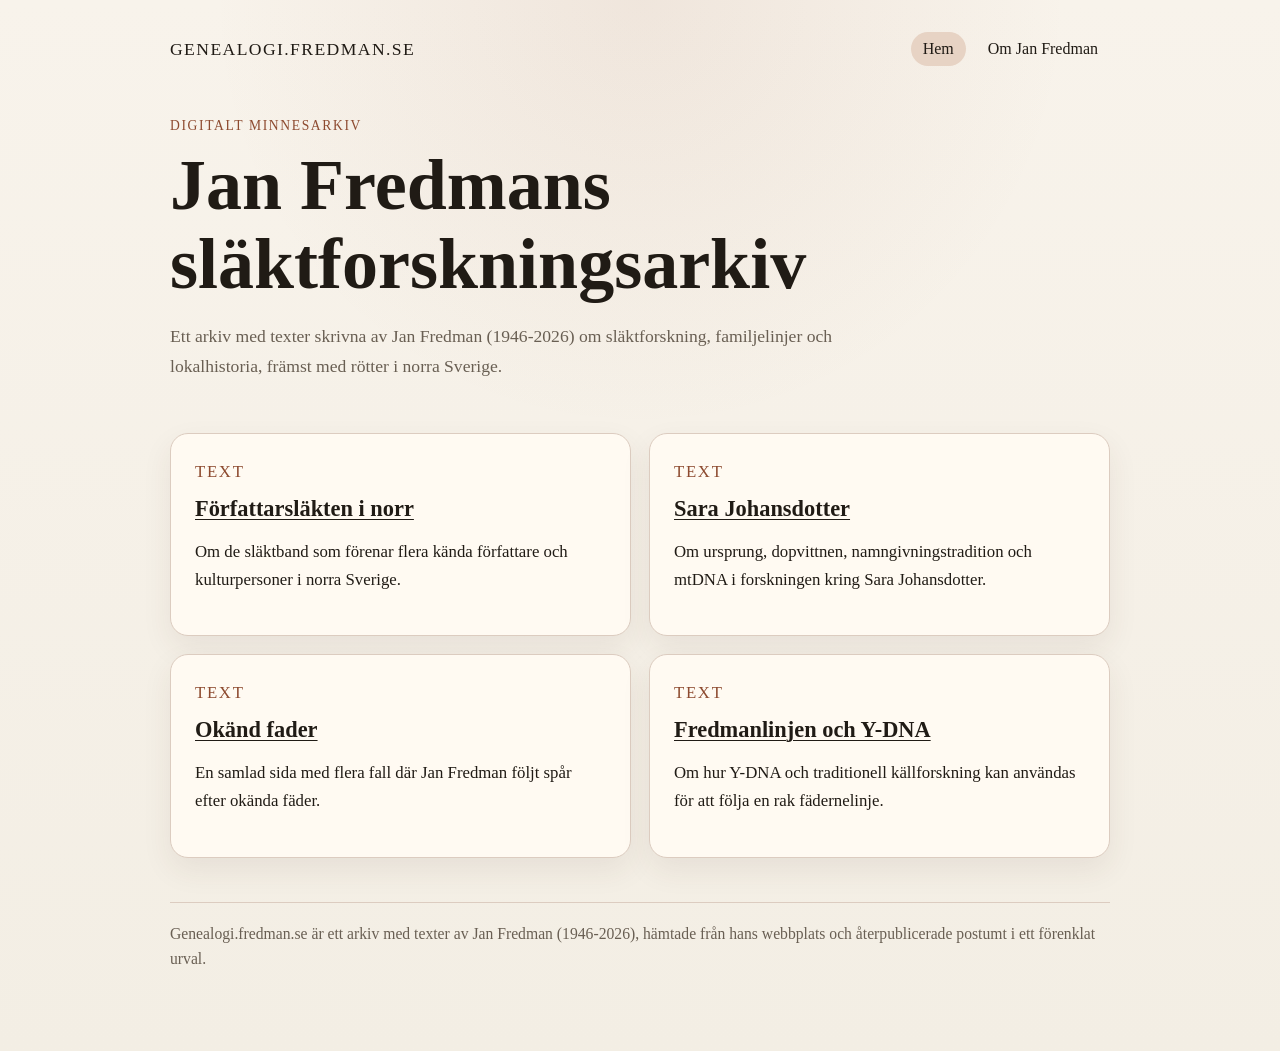
<file: docs/index.html>
<!doctype html>
<html lang="sv">
<head>
  <meta charset="utf-8">
  <meta name="viewport" content="width=device-width, initial-scale=1">
  <title>Jan Fredmans släktforskningsarkiv | genealogi.fredman.se</title>
  <meta name="description" content="Ett digitalt arkiv med Jan Fredmans texter om släktforskning, familjelinjer och lokalhistoria.">
  <link rel="canonical" href="https://genealogi.fredman.se/">
  <link rel="icon" type="image/png" sizes="32x32" href="favicon-32.png">
  <link rel="icon" type="image/png" sizes="16x16" href="favicon-16.png">
  <link rel="apple-touch-icon" sizes="180x180" href="apple-touch-icon.png">
  <link rel="icon" href="favicon.ico">
  <link rel="stylesheet" href="styles.css">
</head>
<body>
  <div class="page-shell">
    <header class="site-header">
      <a class="brand" href="index.html">genealogi.fredman.se</a>
      <nav class="site-nav" aria-label="Huvudmeny">
        <a href="index.html" aria-current="page">Hem</a>
        <a href="om-jan-fredman.html">Om Jan Fredman</a>
      </nav>
    </header>

    <main>
      <section class="hero">
        <p class="eyebrow">Digitalt minnesarkiv</p>
        <h1>Jan Fredmans släktforskningsarkiv</h1>
        <p class="intro">
          Ett arkiv med texter skrivna av Jan Fredman (1946-2026) om
          släktforskning, familjelinjer och lokalhistoria, främst med rötter i
          norra Sverige.
        </p>
      </section>

      <section class="section-block">
        <div class="grid">
          <article class="card">
            <p class="card-kicker">Text</p>
            <h3><a href="texter/forfattarslakten-i-norr.html">Författarsläkten i norr</a></h3>
            <p>
              Om de släktband som förenar flera kända författare och kulturpersoner i
              norra Sverige.
            </p>
          </article>
          <article class="card">
            <p class="card-kicker">Text</p>
            <h3><a href="texter/sara-johansdotter.html">Sara Johansdotter</a></h3>
            <p>
              Om ursprung, dopvittnen, namngivningstradition och mtDNA i forskningen
              kring Sara Johansdotter.
            </p>
          </article>
          <article class="card">
            <p class="card-kicker">Text</p>
            <h3><a href="texter/okand-fader.html">Okänd fader</a></h3>
            <p>
              En samlad sida med flera fall där Jan Fredman följt spår efter okända
              fäder.
            </p>
          </article>
          <article class="card">
            <p class="card-kicker">Text</p>
            <h3><a href="texter/fredmanlinjen-och-y-dna.html">Fredmanlinjen och Y-DNA</a></h3>
            <p>
              Om hur Y-DNA och traditionell källforskning kan användas för att följa en
              rak fädernelinje.
            </p>
          </article>
        </div>
      </section>
    </main>
    <footer class="site-footer">
      <p>Genealogi.fredman.se är ett arkiv med texter av Jan Fredman (1946-2026), hämtade från hans webbplats och återpublicerade postumt i ett förenklat urval.</p>
    </footer>
  </div>
</body>
</html>
</file>
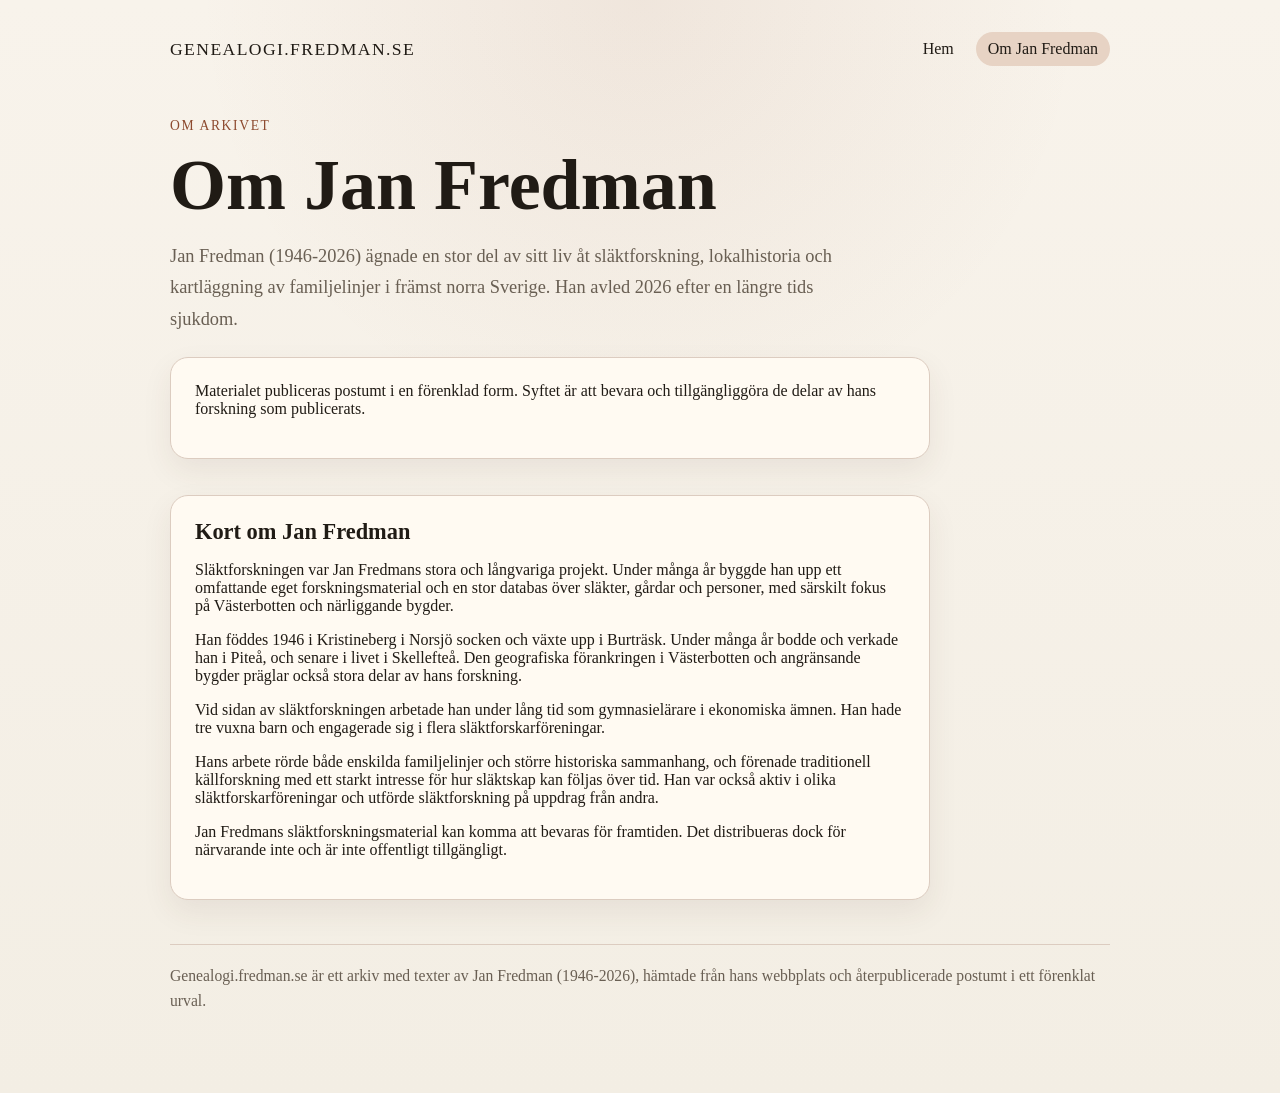
<file: docs/om-jan-fredman.html>
<!doctype html>
<html lang="sv">
<head>
  <meta charset="utf-8">
  <meta name="viewport" content="width=device-width, initial-scale=1">
  <title>Om Jan Fredman | genealogi.fredman.se</title>
  <meta name="description" content="Kort information om Jan Fredman och det digitala arkivet efter hans släktforskning.">
  <link rel="canonical" href="https://genealogi.fredman.se/om-jan-fredman.html">
  <link rel="icon" type="image/png" sizes="32x32" href="favicon-32.png">
  <link rel="icon" type="image/png" sizes="16x16" href="favicon-16.png">
  <link rel="apple-touch-icon" sizes="180x180" href="apple-touch-icon.png">
  <link rel="icon" href="favicon.ico">
  <link rel="stylesheet" href="styles.css">
</head>
<body>
  <div class="page-shell">
    <header class="site-header">
      <a class="brand" href="index.html">genealogi.fredman.se</a>
      <nav class="site-nav" aria-label="Huvudmeny">
        <a href="index.html">Hem</a>
        <a href="om-jan-fredman.html" aria-current="page">Om Jan Fredman</a>
      </nav>
    </header>

    <main class="article-layout">
      <p class="eyebrow">Om arkivet</p>
      <h1>Om Jan Fredman</h1>
      <p class="lede">
        Jan Fredman (1946-2026) ägnade en stor del av sitt liv åt släktforskning,
        lokalhistoria och kartläggning av familjelinjer i främst norra Sverige.
        Han avled 2026 efter en längre tids sjukdom.
      </p>

      <div class="notice">
        <p>
          Materialet publiceras postumt i en förenklad form. Syftet är att bevara
          och tillgängliggöra de delar av hans forskning som publicerats.
        </p>
      </div>

      <section class="article-section">
        <h2>Kort om Jan Fredman</h2>
        <p>
          Släktforskningen var Jan Fredmans stora och långvariga projekt. Under många
          år byggde han upp ett omfattande eget forskningsmaterial och en stor databas
          över släkter, gårdar och personer, med särskilt fokus på Västerbotten och
          närliggande bygder.
        </p>
        <p>
          Han föddes 1946 i Kristineberg i Norsjö socken och växte upp i Burträsk.
          Under många år bodde och verkade han i Piteå, och senare i livet i
          Skellefteå. Den geografiska förankringen i Västerbotten och angränsande
          bygder präglar också stora delar av hans forskning.
        </p>
        <p>
          Vid sidan av släktforskningen arbetade han under lång tid som
          gymnasielärare i ekonomiska ämnen. Han hade tre vuxna barn och engagerade sig i flera
          släktforskarföreningar.
        </p>
        <p>
          Hans arbete rörde både enskilda familjelinjer och större historiska
          sammanhang, och förenade traditionell källforskning med ett starkt intresse
          för hur släktskap kan följas över tid. Han var också aktiv i olika
          släktforskarföreningar och utförde släktforskning på uppdrag från andra.
        </p>
        <p>
          Jan Fredmans släktforskningsmaterial kan komma att bevaras för framtiden.
          Det distribueras dock för närvarande inte och är inte offentligt
          tillgängligt.
        </p>
      </section>

    </main>
    <footer class="site-footer">
      <p>Genealogi.fredman.se är ett arkiv med texter av Jan Fredman (1946-2026), hämtade från hans webbplats och återpublicerade postumt i ett förenklat urval.</p>
    </footer>
  </div>
</body>
</html>
</file>
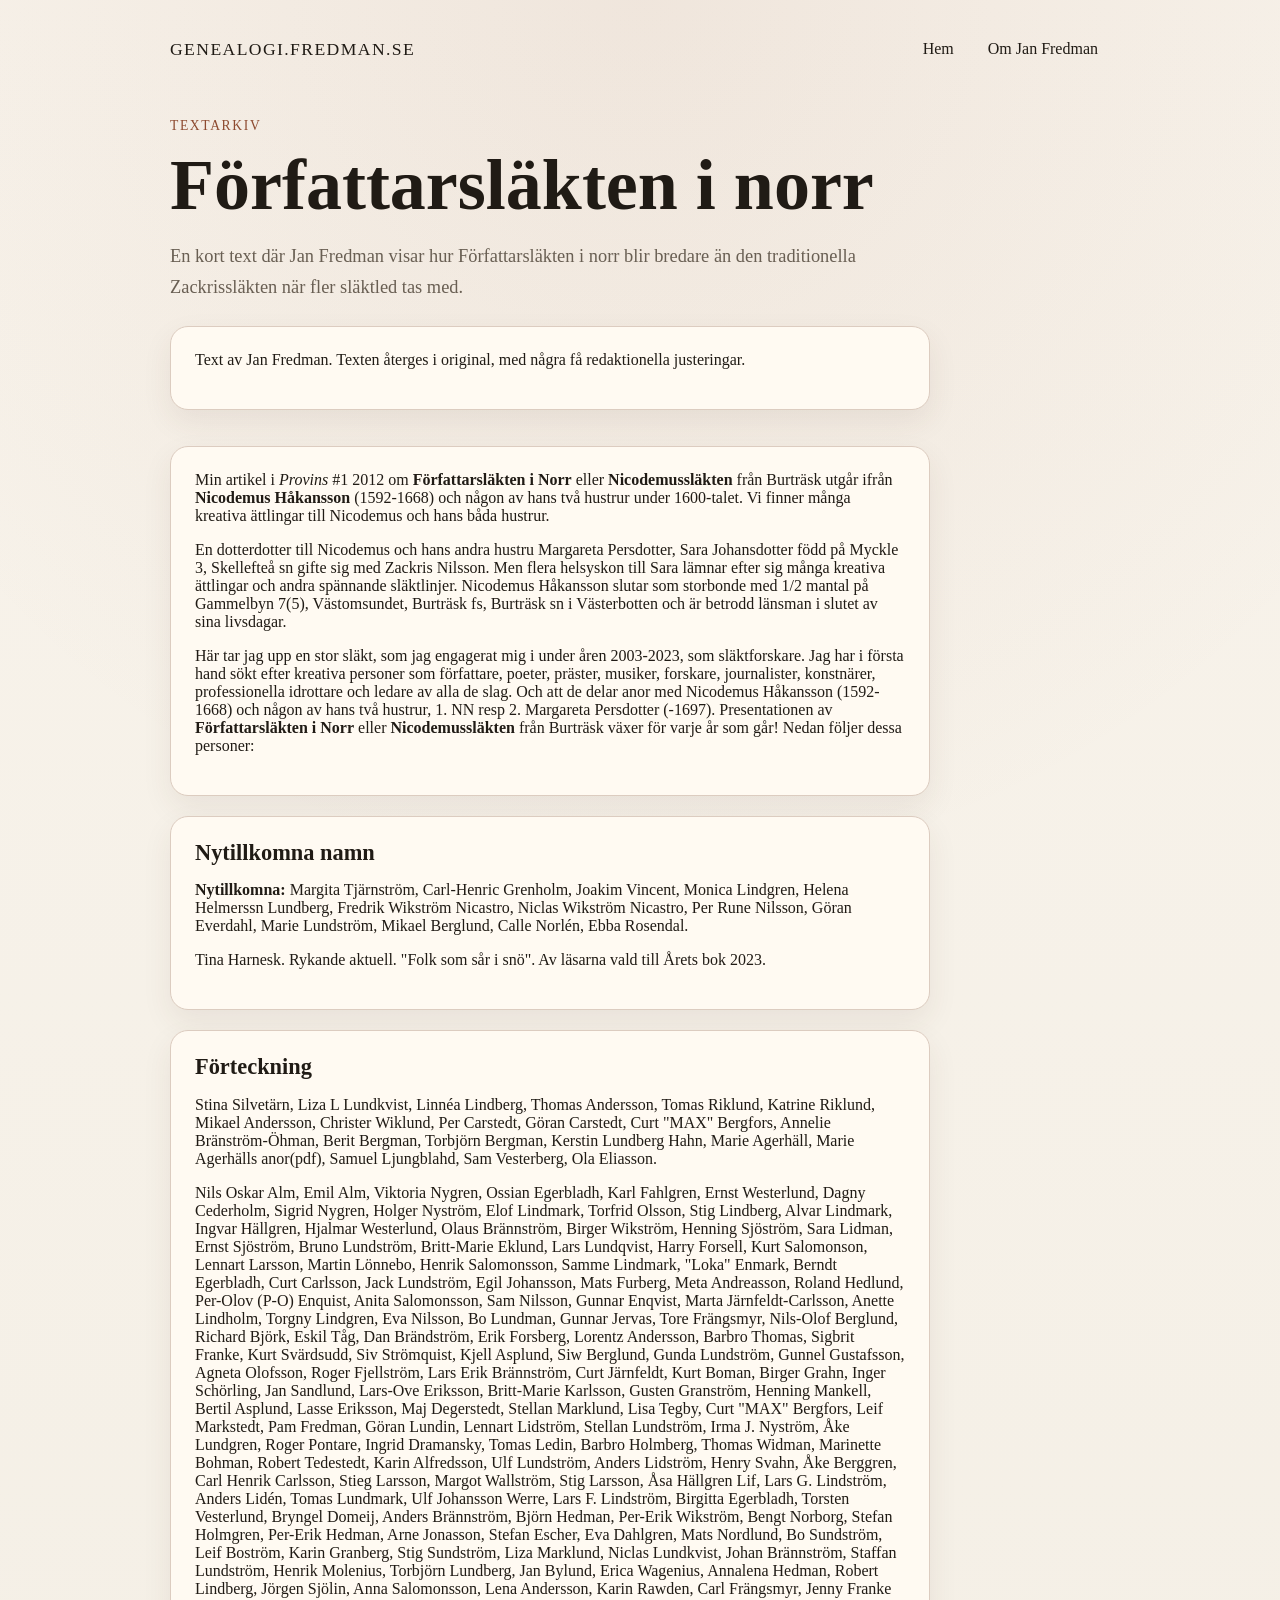
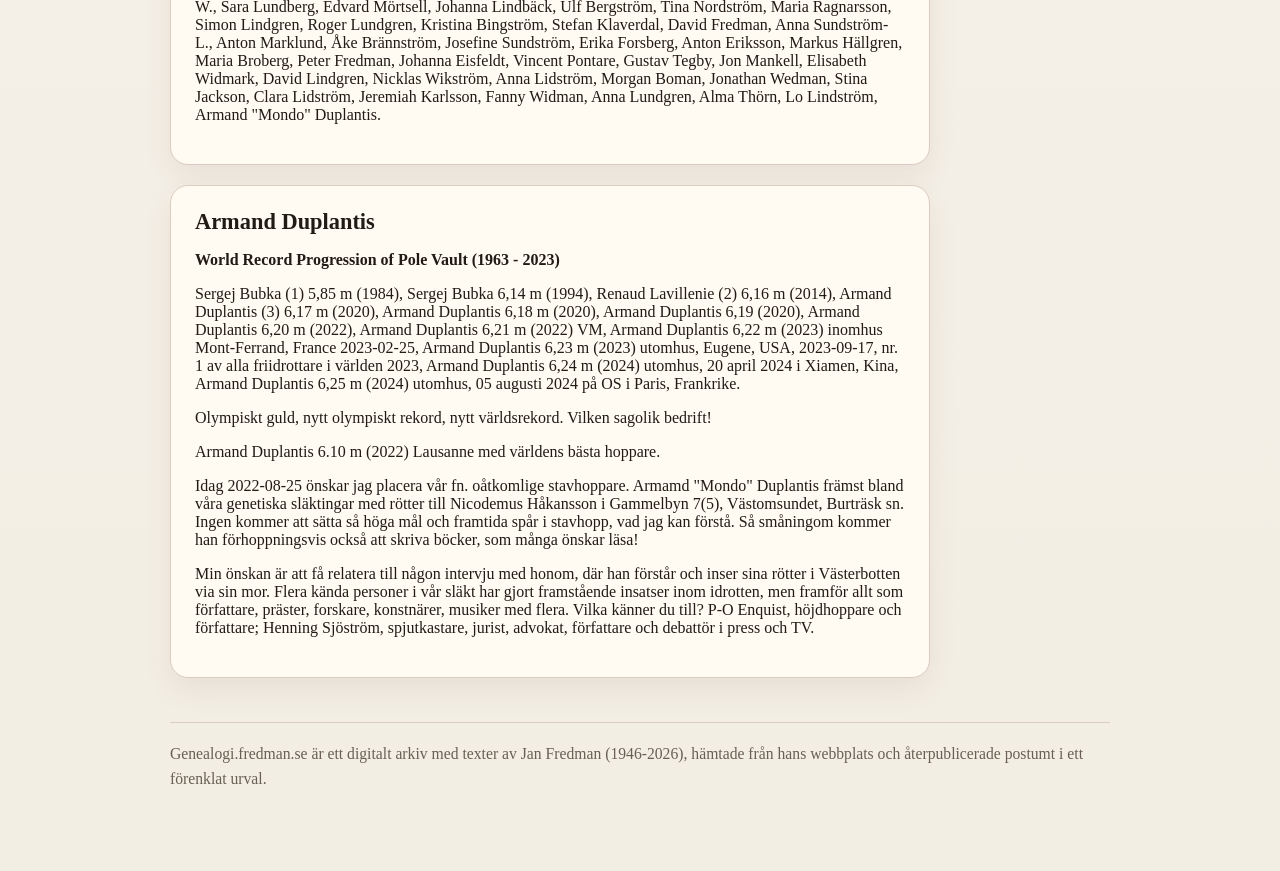
<file: docs/texter/forfattarslakten-i-norr.html>
<!doctype html>
<html lang="sv">
<head>
  <meta charset="utf-8">
  <meta name="viewport" content="width=device-width, initial-scale=1">
  <title>Författarsläkten i norr | genealogi.fredman.se</title>
  <meta name="description" content="Jan Fredmans text om Författarsläkten i norr och de släktband som knyter samman flera kända författare och kulturpersoner.">
  <link rel="canonical" href="https://genealogi.fredman.se/texter/forfattarslakten-i-norr.html">
  <link rel="icon" type="image/png" sizes="32x32" href="../favicon-32.png">
  <link rel="icon" type="image/png" sizes="16x16" href="../favicon-16.png">
  <link rel="apple-touch-icon" sizes="180x180" href="../apple-touch-icon.png">
  <link rel="icon" href="../favicon.ico">
  <link rel="stylesheet" href="../styles.css">
</head>
<body>
  <div class="page-shell">
    <header class="site-header">
      <a class="brand" href="../index.html">genealogi.fredman.se</a>
      <nav class="site-nav" aria-label="Huvudmeny">
        <a href="../index.html">Hem</a>
        <a href="../om-jan-fredman.html">Om Jan Fredman</a>
      </nav>
    </header>

    <main class="article-layout">
      <p class="eyebrow">Textarkiv</p>
      <h1>Författarsläkten i norr</h1>
      <p class="lede">
        En kort text där Jan Fredman visar hur Författarsläkten i norr blir bredare
        än den traditionella Zackrissläkten när fler släktled tas med.
      </p>

      <div class="notice">
        <p>
          Text av Jan Fredman. Texten återges i original, med några få redaktionella
          justeringar.
        </p>
      </div>

      <section class="article-section">
        <p>
          Min artikel i <em>Provins</em> #1 2012 om <strong>Författarsläkten i Norr</strong>
          eller <strong>Nicodemussläkten</strong> från Burträsk utgår ifrån
          <strong>Nicodemus Håkansson</strong> (1592-1668) och någon av hans två
          hustrur under 1600-talet. Vi finner många kreativa ättlingar till
          Nicodemus och hans båda hustrur.
        </p>
        <p>
          En dotterdotter till Nicodemus och hans andra hustru Margareta Persdotter,
          Sara Johansdotter född på Myckle 3, Skellefteå sn gifte sig med Zackris
          Nilsson. Men flera helsyskon till Sara lämnar efter sig många kreativa
          ättlingar och andra spännande släktlinjer. Nicodemus Håkansson slutar som
          storbonde med 1/2 mantal på Gammelbyn 7(5), Västomsundet, Burträsk fs,
          Burträsk sn i Västerbotten och är betrodd länsman i slutet av sina
          livsdagar.
        </p>
        <p>
          Här tar jag upp en stor släkt, som jag engagerat mig i under åren 2003-2023,
          som släktforskare. Jag har i första hand sökt efter kreativa personer som
          författare, poeter, präster, musiker, forskare, journalister, konstnärer,
          professionella idrottare och ledare av alla de slag. Och att de delar anor
          med Nicodemus Håkansson (1592-1668) och någon av hans två hustrur, 1. NN
          resp 2. Margareta Persdotter (-1697). Presentationen av
          <strong>Författarsläkten i Norr</strong> eller <strong>Nicodemussläkten</strong>
          från Burträsk växer för varje år som går! Nedan följer dessa personer:
        </p>
      </section>

      <section class="article-section">
        <h2>Nytillkomna namn</h2>
        <p>
          <strong>Nytillkomna:</strong> Margita Tjärnström, Carl-Henric Grenholm,
          Joakim Vincent, Monica Lindgren, Helena Helmerssn Lundberg, Fredrik
          Wikström Nicastro, Niclas Wikström Nicastro, Per Rune Nilsson, Göran
          Everdahl, Marie Lundström, Mikael Berglund, Calle Norlén, Ebba Rosendal.
        </p>
        <p>
          Tina Harnesk. Rykande aktuell. "Folk som sår i snö". Av läsarna vald till
          Årets bok 2023.
        </p>
      </section>

      <section class="article-section">
        <h2>Förteckning</h2>
        <p>
          Stina Silvetärn, Liza L Lundkvist, Linnéa Lindberg, Thomas Andersson, Tomas
          Riklund, Katrine Riklund, Mikael Andersson, Christer Wiklund, Per Carstedt,
          Göran Carstedt, Curt "MAX" Bergfors, Annelie Bränström-Öhman, Berit
          Bergman, Torbjörn Bergman, Kerstin Lundberg Hahn, Marie Agerhäll, Marie
          Agerhälls anor(pdf), Samuel Ljungblahd, Sam Vesterberg, Ola Eliasson.
        </p>
        <p>
          Nils Oskar Alm, Emil Alm, Viktoria Nygren, Ossian Egerbladh, Karl Fahlgren,
          Ernst Westerlund, Dagny Cederholm, Sigrid Nygren, Holger Nyström, Elof
          Lindmark, Torfrid Olsson, Stig Lindberg, Alvar Lindmark, Ingvar Hällgren,
          Hjalmar Westerlund, Olaus Brännström, Birger Wikström, Henning Sjöström,
          Sara Lidman, Ernst Sjöström, Bruno Lundström, Britt-Marie Eklund, Lars
          Lundqvist, Harry Forsell, Kurt Salomonson, Lennart Larsson, Martin Lönnebo,
          Henrik Salomonsson, Samme Lindmark, "Loka" Enmark, Berndt Egerbladh, Curt
          Carlsson, Jack Lundström, Egil Johansson, Mats Furberg, Meta Andreasson,
          Roland Hedlund, Per-Olov (P-O) Enquist, Anita Salomonsson, Sam Nilsson,
          Gunnar Enqvist, Marta Järnfeldt-Carlsson, Anette Lindholm, Torgny Lindgren,
          Eva Nilsson, Bo Lundman, Gunnar Jervas, Tore Frängsmyr, Nils-Olof Berglund,
          Richard Björk, Eskil Tåg, Dan Brändström, Erik Forsberg, Lorentz Andersson,
          Barbro Thomas, Sigbrit Franke, Kurt Svärdsudd, Siv Strömquist, Kjell
          Asplund, Siw Berglund, Gunda Lundström, Gunnel Gustafsson, Agneta Olofsson,
          Roger Fjellström, Lars Erik Brännström, Curt Järnfeldt, Kurt Boman, Birger
          Grahn, Inger Schörling, Jan Sandlund, Lars-Ove Eriksson, Britt-Marie
          Karlsson, Gusten Granström, Henning Mankell, Bertil Asplund, Lasse
          Eriksson, Maj Degerstedt, Stellan Marklund, Lisa Tegby, Curt "MAX"
          Bergfors, Leif Markstedt, Pam Fredman, Göran Lundin, Lennart Lidström,
          Stellan Lundström, Irma J. Nyström, Åke Lundgren, Roger Pontare, Ingrid
          Dramansky, Tomas Ledin, Barbro Holmberg, Thomas Widman, Marinette Bohman,
          Robert Tedestedt, Karin Alfredsson, Ulf Lundström, Anders Lidström, Henry
          Svahn, Åke Berggren, Carl Henrik Carlsson, Stieg Larsson, Margot Wallström,
          Stig Larsson, Åsa Hällgren Lif, Lars G. Lindström, Anders Lidén, Tomas
          Lundmark, Ulf Johansson Werre, Lars F. Lindström, Birgitta Egerbladh,
          Torsten Vesterlund, Bryngel Domeij, Anders Brännström, Björn Hedman,
          Per-Erik Wikström, Bengt Norborg, Stefan Holmgren, Per-Erik Hedman, Arne
          Jonasson, Stefan Escher, Eva Dahlgren, Mats Nordlund, Bo Sundström, Leif
          Boström, Karin Granberg, Stig Sundström, Liza Marklund, Niclas Lundkvist,
          Johan Brännström, Staffan Lundström, Henrik Molenius, Torbjörn Lundberg,
          Jan Bylund, Erica Wagenius, Annalena Hedman, Robert Lindberg, Jörgen
          Sjölin, Anna Salomonsson, Lena Andersson, Karin Rawden, Carl Frängsmyr,
          Jenny Franke W., Sara Lundberg, Edvard Mörtsell, Johanna Lindbäck, Ulf
          Bergström, Tina Nordström, Maria Ragnarsson, Simon Lindgren, Roger
          Lundgren, Kristina Bingström, Stefan Klaverdal, David Fredman,
          Anna Sundström-L., Anton Marklund, Åke Brännström, Josefine Sundström,
          Erika Forsberg, Anton Eriksson, Markus Hällgren, Maria Broberg, Peter
          Fredman, Johanna Eisfeldt, Vincent Pontare, Gustav Tegby, Jon Mankell,
          Elisabeth Widmark, David Lindgren, Nicklas Wikström, Anna Lidström, Morgan
          Boman, Jonathan Wedman, Stina Jackson, Clara Lidström, Jeremiah Karlsson,
          Fanny Widman, Anna Lundgren, Alma Thörn, Lo Lindström, Armand "Mondo"
          Duplantis.
        </p>
      </section>

      <section class="article-section">
        <h2>Armand Duplantis</h2>
        <p>
          <strong>World Record Progression of Pole Vault (1963 - 2023)</strong>
        </p>
        <p>
          Sergej Bubka (1) 5,85 m (1984), Sergej Bubka 6,14 m (1994), Renaud
          Lavillenie (2) 6,16 m (2014), Armand Duplantis (3) 6,17 m (2020), Armand
          Duplantis 6,18 m (2020), Armand Duplantis 6,19 (2020), Armand Duplantis
          6,20 m (2022), Armand Duplantis 6,21 m (2022) VM, Armand Duplantis
          6,22 m (2023) inomhus Mont-Ferrand, France 2023-02-25, Armand Duplantis
          6,23 m (2023) utomhus, Eugene, USA, 2023-09-17, nr. 1 av alla friidrottare
          i världen 2023, Armand Duplantis 6,24 m (2024) utomhus, 20 april 2024 i
          Xiamen, Kina, Armand Duplantis 6,25 m (2024) utomhus, 05 augusti 2024 på
          OS i Paris, Frankrike.
        </p>
        <p>Olympiskt guld, nytt olympiskt rekord, nytt världsrekord. Vilken sagolik bedrift!</p>
        <p>Armand Duplantis 6.10 m (2022) Lausanne med världens bästa hoppare.</p>
        <p>
          Idag 2022-08-25 önskar jag placera vår fn. oåtkomlige stavhoppare. Armamd
          "Mondo" Duplantis främst bland våra genetiska släktingar med rötter till
          Nicodemus Håkansson i Gammelbyn 7(5), Västomsundet, Burträsk sn. Ingen
          kommer att sätta så höga mål och framtida spår i stavhopp, vad jag kan
          förstå. Så småningom kommer han förhoppningsvis också att skriva böcker, som
          många önskar läsa!
        </p>
        <p>
          Min önskan är att få relatera till någon intervju med honom, där han förstår
          och inser sina rötter i Västerbotten via sin mor. Flera kända personer i vår
          släkt har gjort framstående insatser inom idrotten, men framför allt som
          författare, präster, forskare, konstnärer, musiker med flera. Vilka känner
          du till? P-O Enquist, höjdhoppare och författare; Henning Sjöström,
          spjutkastare, jurist, advokat, författare och debattör i press och TV.
        </p>
      </section>
    </main>
    <footer class="site-footer">
      <p>Genealogi.fredman.se är ett digitalt arkiv med texter av Jan Fredman (1946-2026), hämtade från hans webbplats och återpublicerade postumt i ett förenklat urval.</p>
    </footer>
  </div>
</body>
</html>
</file>
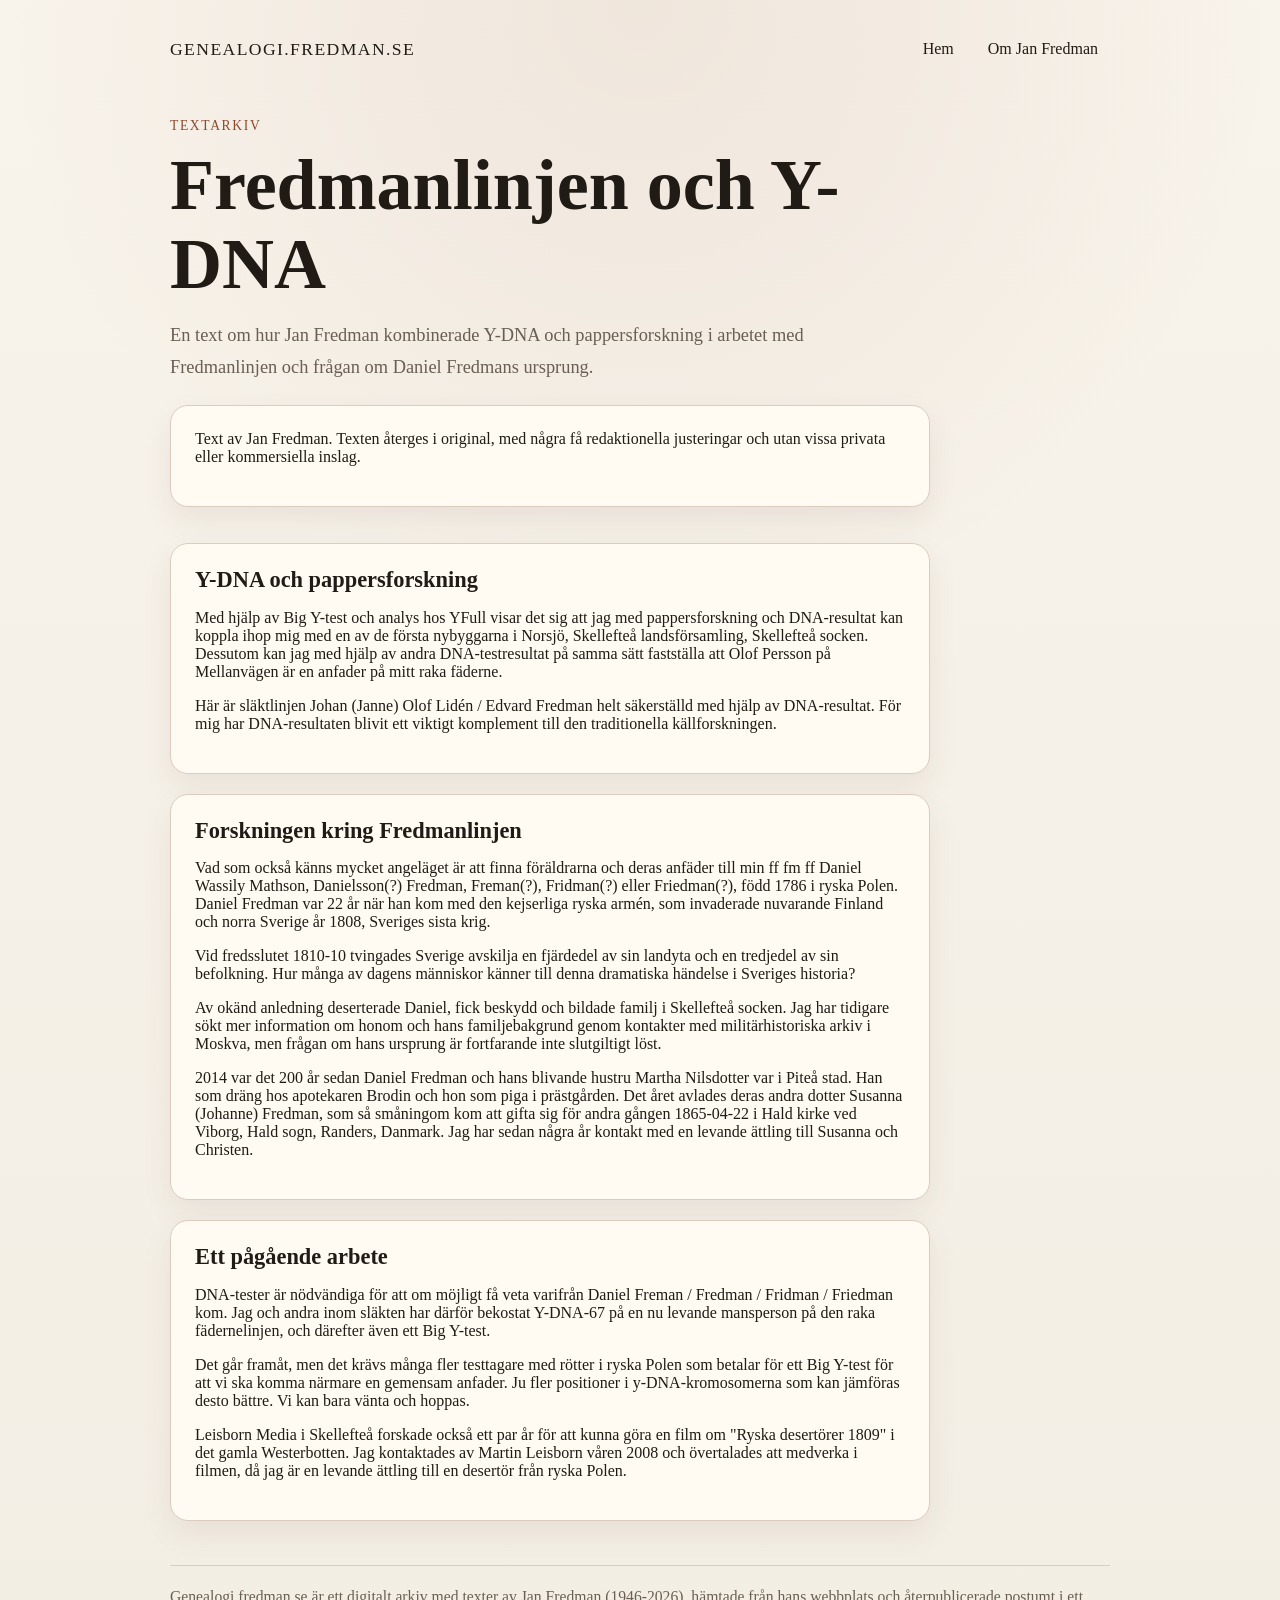
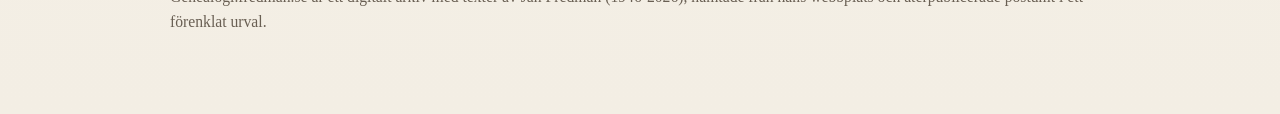
<file: docs/texter/fredmanlinjen-och-y-dna.html>
<!doctype html>
<html lang="sv">
<head>
  <meta charset="utf-8">
  <meta name="viewport" content="width=device-width, initial-scale=1">
  <title>Fredmanlinjen och Y-DNA | genealogi.fredman.se</title>
  <meta name="description" content="En arkiverad text av Jan Fredman om Y-DNA, fädernelinjer och forskningen kring Fredmanlinjen.">
  <link rel="canonical" href="https://genealogi.fredman.se/texter/fredmanlinjen-och-y-dna.html">
  <link rel="icon" type="image/png" sizes="32x32" href="../favicon-32.png">
  <link rel="icon" type="image/png" sizes="16x16" href="../favicon-16.png">
  <link rel="apple-touch-icon" sizes="180x180" href="../apple-touch-icon.png">
  <link rel="icon" href="../favicon.ico">
  <link rel="stylesheet" href="../styles.css">
</head>
<body>
  <div class="page-shell">
    <header class="site-header">
      <a class="brand" href="../index.html">genealogi.fredman.se</a>
      <nav class="site-nav" aria-label="Huvudmeny">
        <a href="../index.html">Hem</a>
        <a href="../om-jan-fredman.html">Om Jan Fredman</a>
      </nav>
    </header>

    <main class="article-layout">
      <p class="eyebrow">Textarkiv</p>
      <h1>Fredmanlinjen och Y-DNA</h1>
      <p class="lede">
        En text om hur Jan Fredman kombinerade Y-DNA och pappersforskning i arbetet
        med Fredmanlinjen och frågan om Daniel Fredmans ursprung.
      </p>

      <div class="notice">
        <p>
          Text av Jan Fredman. Texten återges i original, med några få redaktionella
          justeringar och utan vissa privata eller kommersiella inslag.
        </p>
      </div>

      <section class="article-section">
        <h2>Y-DNA och pappersforskning</h2>
        <p>
          Med hjälp av Big Y-test och analys hos YFull visar det sig att jag med
          pappersforskning och DNA-resultat kan koppla ihop mig med en av de första
          nybyggarna i Norsjö, Skellefteå landsförsamling, Skellefteå socken.
          Dessutom kan jag med hjälp av andra DNA-testresultat på samma sätt fastställa
          att Olof Persson på Mellanvägen är en anfader på mitt raka fäderne.
        </p>
        <p>
          Här är släktlinjen Johan (Janne) Olof Lidén / Edvard Fredman helt
          säkerställd med hjälp av DNA-resultat. För mig har DNA-resultaten blivit ett
          viktigt komplement till den traditionella källforskningen.
        </p>
      </section>

      <section class="article-section">
        <h2>Forskningen kring Fredmanlinjen</h2>
        <p>
          Vad som också känns mycket angeläget är att finna föräldrarna och deras
          anfäder till min ff fm ff Daniel Wassily Mathson, Danielsson(?) Fredman,
          Freman(?), Fridman(?) eller Friedman(?), född 1786 i ryska Polen. Daniel
          Fredman var 22 år när han kom med den kejserliga ryska armén, som invaderade
          nuvarande Finland och norra Sverige år 1808, Sveriges sista krig.
        </p>
        <p>
          Vid fredsslutet 1810-10 tvingades Sverige avskilja en fjärdedel av sin
          landyta och en tredjedel av sin befolkning. Hur många av dagens människor
          känner till denna dramatiska händelse i Sveriges historia?
        </p>
        <p>
          Av okänd anledning deserterade Daniel, fick beskydd och bildade familj i
          Skellefteå socken. Jag har tidigare sökt mer information om honom och hans
          familjebakgrund genom kontakter med militärhistoriska arkiv i Moskva, men
          frågan om hans ursprung är fortfarande inte slutgiltigt löst.
        </p>
        <p>
          2014 var det 200 år sedan Daniel Fredman och hans blivande hustru Martha
          Nilsdotter var i Piteå stad. Han som dräng hos apotekaren Brodin och hon som
          piga i prästgården. Det året avlades deras andra dotter Susanna (Johanne)
          Fredman, som så småningom kom att gifta sig för andra gången 1865-04-22 i
          Hald kirke ved Viborg, Hald sogn, Randers, Danmark. Jag har sedan några år
          kontakt med en levande ättling till Susanna och Christen.
        </p>
      </section>

      <section class="article-section">
        <h2>Ett pågående arbete</h2>
        <p>
          DNA-tester är nödvändiga för att om möjligt få veta varifrån Daniel Freman /
          Fredman / Fridman / Friedman kom. Jag och andra inom släkten har därför
          bekostat Y-DNA-67 på en nu levande mansperson på den raka fädernelinjen, och
          därefter även ett Big Y-test.
        </p>
        <p>
          Det går framåt, men det krävs många fler testtagare med rötter i ryska Polen
          som betalar för ett Big Y-test för att vi ska komma närmare en gemensam
          anfader. Ju fler positioner i y-DNA-kromosomerna som kan jämföras desto
          bättre. Vi kan bara vänta och hoppas.
        </p>
        <p>
          Leisborn Media i Skellefteå forskade också ett par år för att kunna göra en
          film om "Ryska desertörer 1809" i det gamla Westerbotten. Jag kontaktades av
          Martin Leisborn våren 2008 och övertalades att medverka i filmen, då jag är
          en levande ättling till en desertör från ryska Polen.
        </p>
      </section>
    </main>
    <footer class="site-footer">
      <p>Genealogi.fredman.se är ett digitalt arkiv med texter av Jan Fredman (1946-2026), hämtade från hans webbplats och återpublicerade postumt i ett förenklat urval.</p>
    </footer>
  </div>
</body>
</html>
</file>
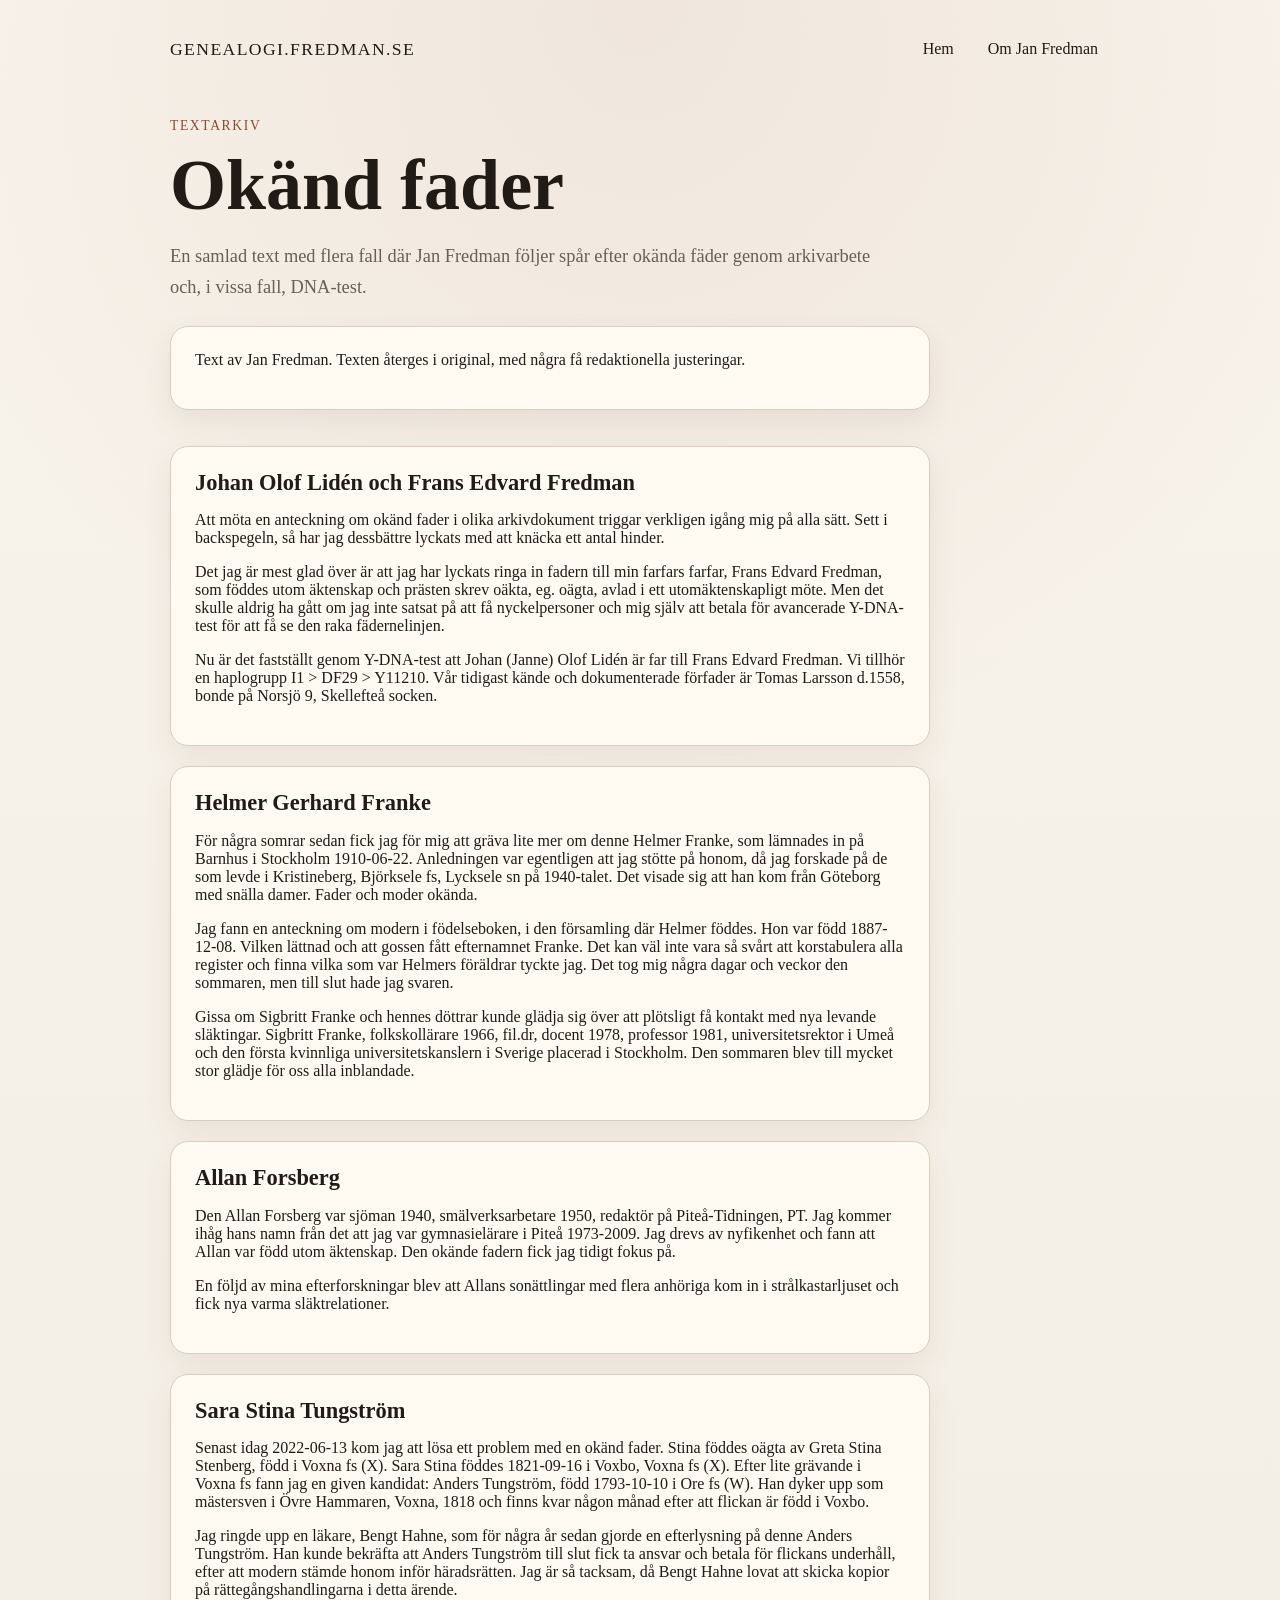
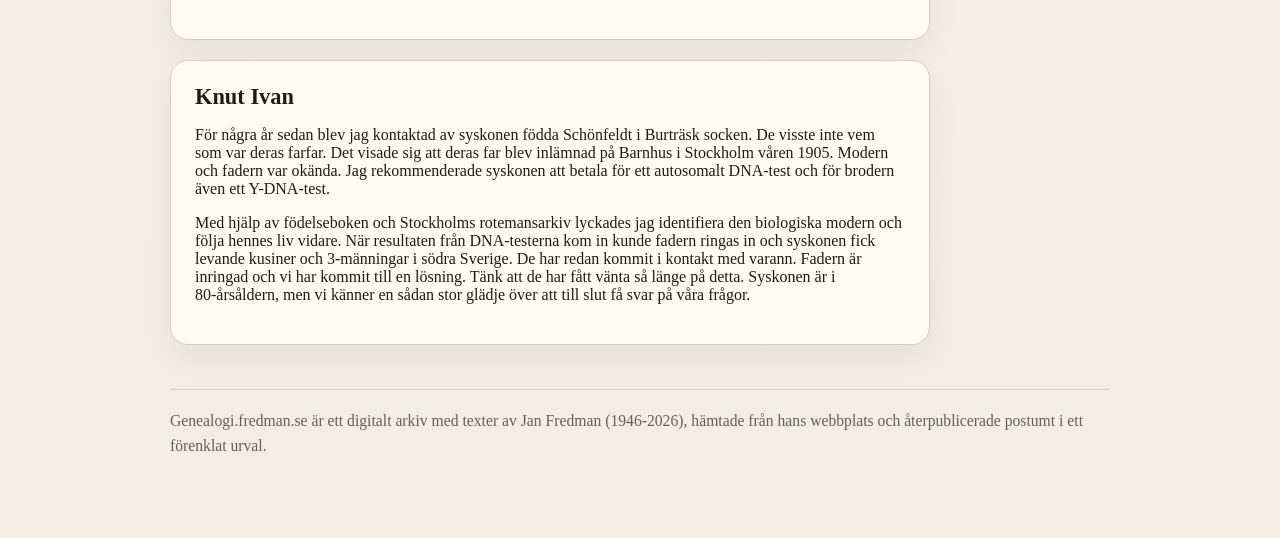
<file: docs/texter/okand-fader.html>
<!doctype html>
<html lang="sv">
<head>
  <meta charset="utf-8">
  <meta name="viewport" content="width=device-width, initial-scale=1">
  <title>Okänd fader | genealogi.fredman.se</title>
  <meta name="description" content="En samlad text av Jan Fredman om flera fall där okända fäder kunnat identifieras genom forskning och DNA-spår.">
  <link rel="canonical" href="https://genealogi.fredman.se/texter/okand-fader.html">
  <link rel="icon" type="image/png" sizes="32x32" href="../favicon-32.png">
  <link rel="icon" type="image/png" sizes="16x16" href="../favicon-16.png">
  <link rel="apple-touch-icon" sizes="180x180" href="../apple-touch-icon.png">
  <link rel="icon" href="../favicon.ico">
  <link rel="stylesheet" href="../styles.css">
</head>
<body>
  <div class="page-shell">
    <header class="site-header">
      <a class="brand" href="../index.html">genealogi.fredman.se</a>
      <nav class="site-nav" aria-label="Huvudmeny">
        <a href="../index.html">Hem</a>
        <a href="../om-jan-fredman.html">Om Jan Fredman</a>
      </nav>
    </header>

    <main class="article-layout">
      <p class="eyebrow">Textarkiv</p>
      <h1>Okänd fader</h1>
      <p class="lede">
        En samlad text med flera fall där Jan Fredman följer spår efter okända fäder
        genom arkivarbete och, i vissa fall, DNA-test.
      </p>

      <div class="notice">
        <p>
          Text av Jan Fredman. Texten återges i original, med några få redaktionella
          justeringar.
        </p>
      </div>

      <section class="article-section">
        <h2>Johan Olof Lidén och Frans Edvard Fredman</h2>
        <p>
          Att möta en anteckning om okänd fader i olika arkivdokument triggar verkligen
          igång mig på alla sätt. Sett i backspegeln, så har jag dessbättre lyckats med
          att knäcka ett antal hinder.
        </p>
        <p>
          Det jag är mest glad över är att jag har lyckats ringa in fadern till min
          farfars farfar, Frans Edvard Fredman, som föddes utom äktenskap och prästen
          skrev oäkta, eg. oägta, avlad i ett utomäktenskapligt möte. Men det skulle
          aldrig ha gått om jag inte satsat på att få nyckelpersoner och mig själv att
          betala för avancerade Y-DNA-test för att få se den raka fädernelinjen.
        </p>
        <p>
          Nu är det fastställt genom Y-DNA-test att Johan (Janne) Olof Lidén är far
          till Frans Edvard Fredman. Vi tillhör en haplogrupp I1 &gt; DF29 &gt;
          Y11210. Vår tidigast kände och dokumenterade förfader är Tomas Larsson
          d.1558, bonde på Norsjö 9, Skellefteå socken.
        </p>
      </section>

      <section class="article-section">
        <h2>Helmer Gerhard Franke</h2>
        <p>
          För några somrar sedan fick jag för mig att gräva lite mer om denne Helmer
          Franke, som lämnades in på Barnhus i Stockholm 1910-06-22. Anledningen var
          egentligen att jag stötte på honom, då jag forskade på de som levde i
          Kristineberg, Björksele fs, Lycksele sn på 1940-talet. Det visade sig att
          han kom från Göteborg med snälla damer. Fader och moder okända.
        </p>
        <p>
          Jag fann en anteckning om modern i födelseboken, i den församling där
          Helmer föddes. Hon var född 1887-12-08. Vilken lättnad och att gossen fått
          efternamnet Franke. Det kan väl inte vara så svårt att korstabulera alla
          register och finna vilka som var Helmers föräldrar tyckte jag. Det tog mig
          några dagar och veckor den sommaren, men till slut hade jag svaren.
        </p>
        <p>
          Gissa om Sigbritt Franke och hennes döttrar kunde glädja sig över att
          plötsligt få kontakt med nya levande släktingar. Sigbritt Franke,
          folkskollärare 1966, fil.dr, docent 1978, professor 1981, universitetsrektor
          i Umeå och den första kvinnliga universitetskanslern i Sverige placerad i
          Stockholm. Den sommaren blev till mycket stor glädje för oss alla
          inblandade.
        </p>
      </section>

      <section class="article-section">
        <h2>Allan Forsberg</h2>
        <p>
          Den Allan Forsberg var sjöman 1940, smälverksarbetare 1950, redaktör på
          Piteå-Tidningen, PT. Jag kommer ihåg hans namn från det att jag var
          gymnasielärare i Piteå 1973-2009. Jag drevs av nyfikenhet och fann att Allan
          var född utom äktenskap. Den okände fadern fick jag tidigt fokus på.
        </p>
        <p>
          En följd av mina efterforskningar blev att Allans sonättlingar med flera
          anhöriga kom in i strålkastarljuset och fick nya varma släktrelationer.
        </p>
      </section>

      <section class="article-section">
        <h2>Sara Stina Tungström</h2>
        <p>
          Senast idag 2022-06-13 kom jag att lösa ett problem med en okänd fader.
          Stina föddes oägta av Greta Stina Stenberg, född i Voxna fs (X). Sara
          Stina föddes 1821-09-16 i Voxbo, Voxna fs (X). Efter lite grävande i Voxna
          fs fann jag en given kandidat: Anders Tungström, född 1793-10-10 i Ore fs
          (W). Han dyker upp som mästersven i Övre Hammaren, Voxna, 1818 och finns
          kvar någon månad efter att flickan är född i Voxbo.
        </p>
        <p>
          Jag ringde upp en läkare, Bengt Hahne, som för några år sedan gjorde en
          efterlysning på denne Anders Tungström. Han kunde bekräfta att Anders
          Tungström till slut fick ta ansvar och betala för flickans underhåll, efter
          att modern stämde honom inför häradsrätten. Jag är så tacksam, då Bengt
          Hahne lovat att skicka kopior på rättegångshandlingarna i detta ärende.
        </p>
      </section>

      <section class="article-section">
        <h2>Knut Ivan</h2>
        <p>
          För några år sedan blev jag kontaktad av syskonen födda Schönfeldt i
          Burträsk socken. De visste inte vem som var deras farfar. Det visade sig att
          deras far blev inlämnad på Barnhus i Stockholm våren 1905. Modern och
          fadern var okända. Jag rekommenderade syskonen att betala för ett autosomalt
          DNA-test och för brodern även ett Y-DNA-test.
        </p>
        <p>
          Med hjälp av födelseboken och Stockholms rotemansarkiv lyckades jag
          identifiera den biologiska modern och följa hennes liv vidare. När
          resultaten från DNA-testerna kom in kunde fadern ringas in och syskonen
          fick levande kusiner och 3-männingar i södra Sverige. De har redan kommit i
          kontakt med varann. Fadern är inringad och vi har kommit till en lösning.
          Tänk att de har fått vänta så länge på detta. Syskonen är i 80-årsåldern,
          men vi känner en sådan stor glädje över att till slut få svar på våra
          frågor.
        </p>
      </section>
    </main>
    <footer class="site-footer">
      <p>Genealogi.fredman.se är ett digitalt arkiv med texter av Jan Fredman (1946-2026), hämtade från hans webbplats och återpublicerade postumt i ett förenklat urval.</p>
    </footer>
  </div>
</body>
</html>
</file>
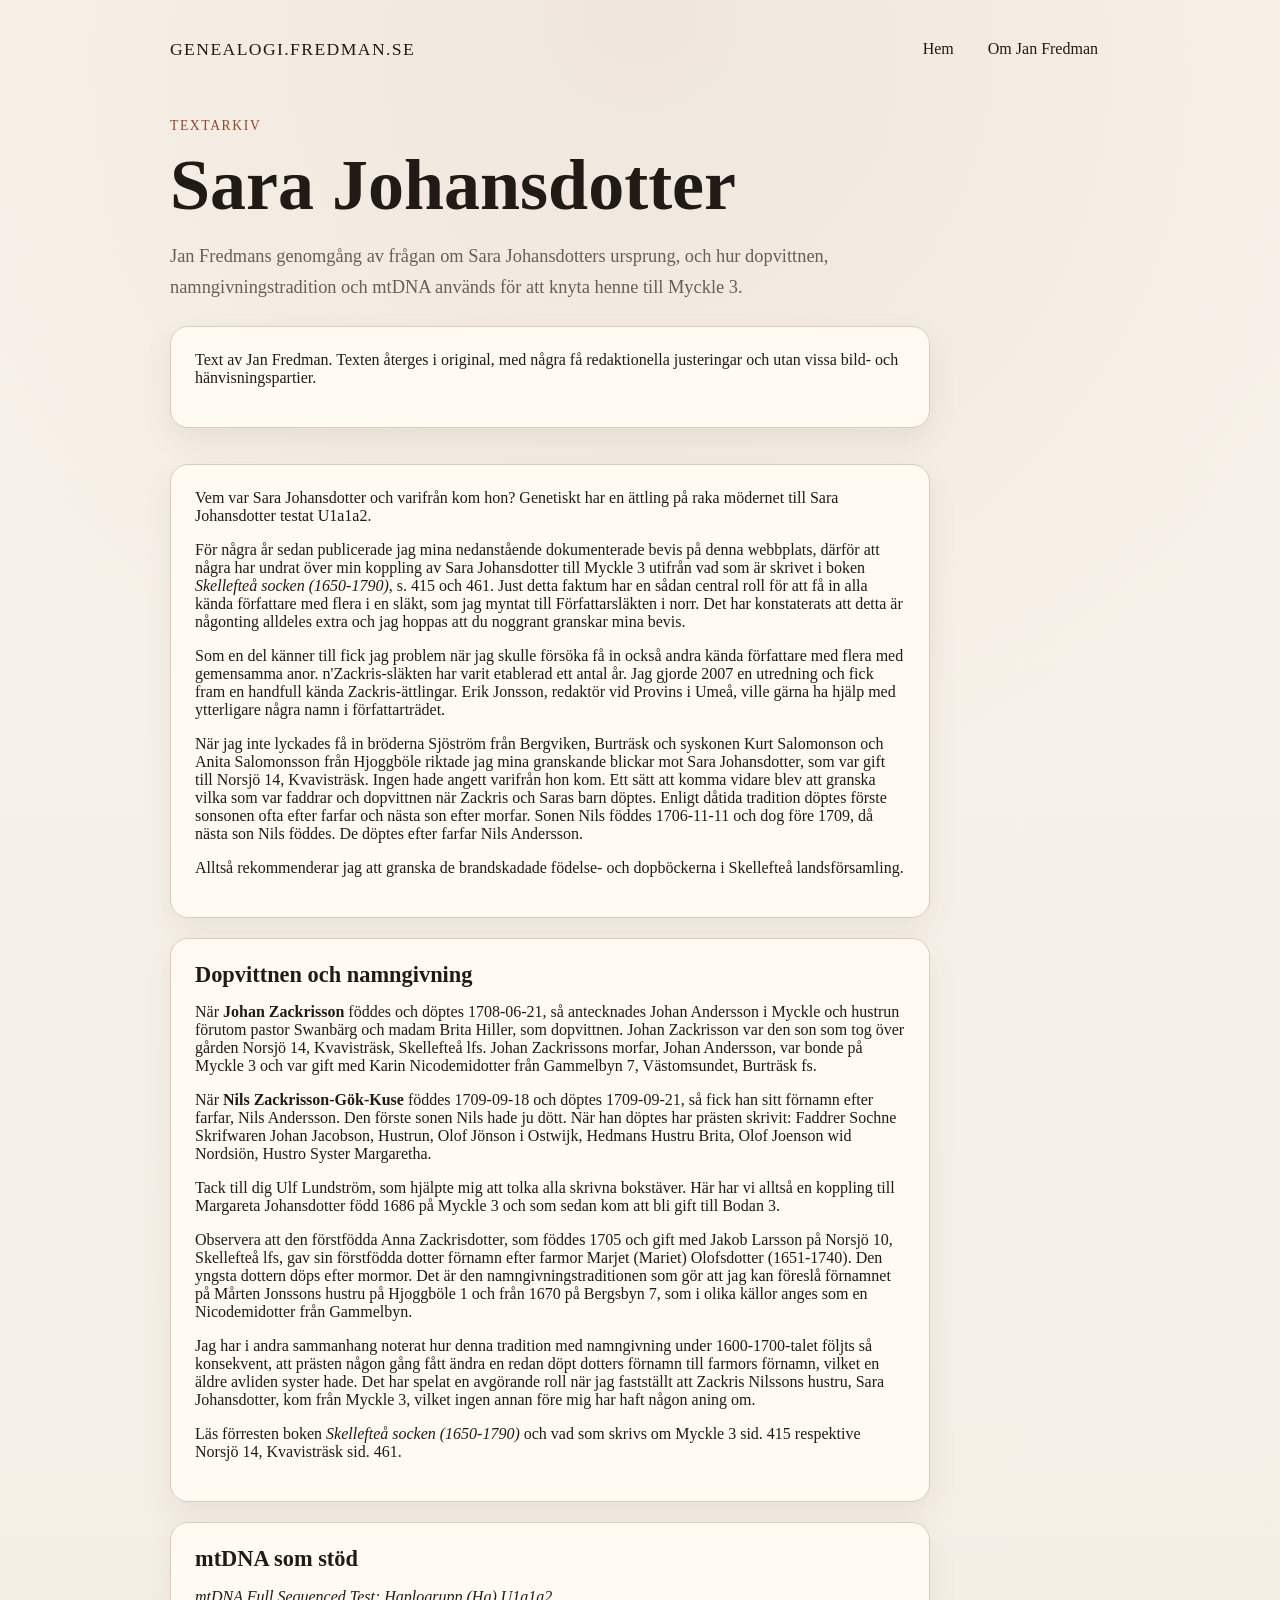
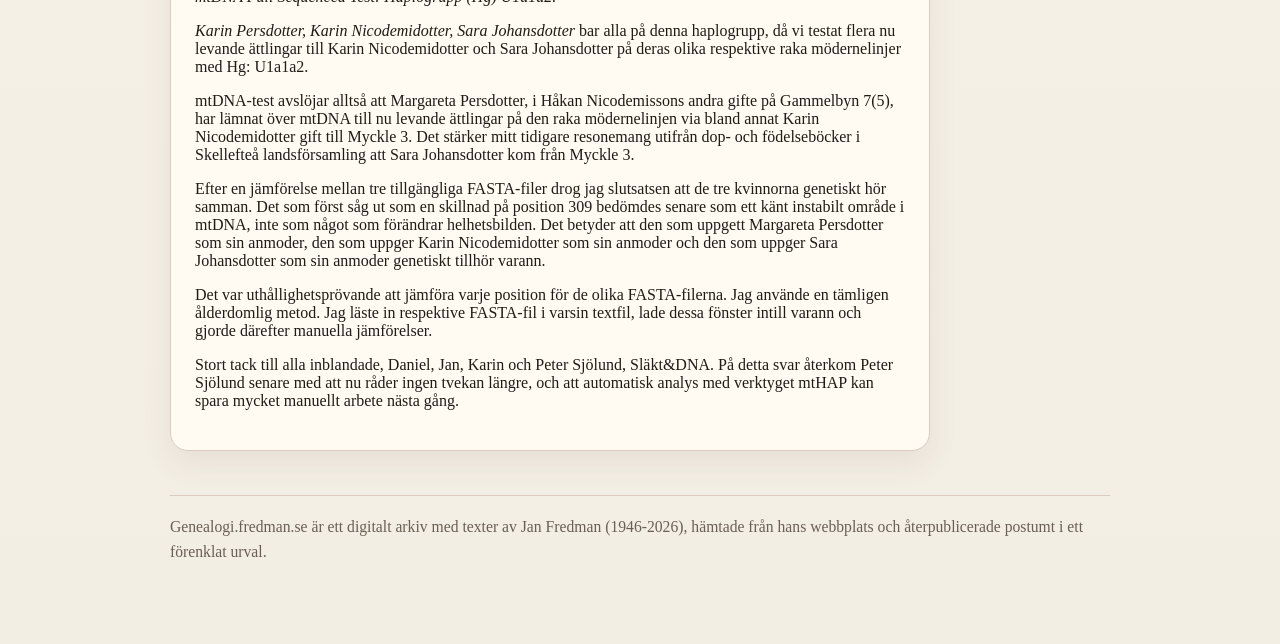
<file: docs/texter/sara-johansdotter.html>
<!doctype html>
<html lang="sv">
<head>
  <meta charset="utf-8">
  <meta name="viewport" content="width=device-width, initial-scale=1">
  <title>Sara Johansdotter | genealogi.fredman.se</title>
  <meta name="description" content="Jan Fredmans text om Sara Johansdotter, Myckle 3 och hur dopvittnen, namngivningstradition och mtDNA stöder slutsatsen.">
  <link rel="canonical" href="https://genealogi.fredman.se/texter/sara-johansdotter.html">
  <link rel="icon" type="image/png" sizes="32x32" href="../favicon-32.png">
  <link rel="icon" type="image/png" sizes="16x16" href="../favicon-16.png">
  <link rel="apple-touch-icon" sizes="180x180" href="../apple-touch-icon.png">
  <link rel="icon" href="../favicon.ico">
  <link rel="stylesheet" href="../styles.css">
</head>
<body>
  <div class="page-shell">
    <header class="site-header">
      <a class="brand" href="../index.html">genealogi.fredman.se</a>
      <nav class="site-nav" aria-label="Huvudmeny">
        <a href="../index.html">Hem</a>
        <a href="../om-jan-fredman.html">Om Jan Fredman</a>
      </nav>
    </header>

    <main class="article-layout">
      <p class="eyebrow">Textarkiv</p>
      <h1>Sara Johansdotter</h1>
      <p class="lede">
        Jan Fredmans genomgång av frågan om Sara Johansdotters ursprung, och hur
        dopvittnen, namngivningstradition och mtDNA används för att knyta henne till
        Myckle 3.
      </p>

      <div class="notice">
        <p>
          Text av Jan Fredman. Texten återges i original, med några få redaktionella
          justeringar och utan vissa bild- och hänvisningspartier.
        </p>
      </div>

      <section class="article-section">
        <p>
          Vem var Sara Johansdotter och varifrån kom hon? Genetiskt har en ättling på
          raka mödernet till Sara Johansdotter testat U1a1a2.
        </p>
        <p>
          För några år sedan publicerade jag mina nedanstående dokumenterade bevis på denna
          webbplats, därför att några har undrat över min koppling av Sara
          Johansdotter till Myckle 3 utifrån vad som är skrivet i boken
          <em>Skellefteå socken (1650-1790)</em>, s. 415 och 461. Just detta faktum har
          en sådan central roll för att få in alla kända författare med flera i en
          släkt, som jag myntat till Författarsläkten i norr. Det har konstaterats att
          detta är någonting alldeles extra och jag hoppas att du noggrant granskar
          mina bevis.
        </p>
        <p>
          Som en del känner till fick jag problem när jag skulle försöka få in också
          andra kända författare med flera med gemensamma anor. n'Zackris-släkten har
          varit etablerad ett antal år. Jag gjorde 2007 en utredning och fick fram en
          handfull kända Zackris-ättlingar. Erik Jonsson, redaktör vid Provins i Umeå,
          ville gärna ha hjälp med ytterligare några namn i författarträdet.
        </p>
        <p>
          När jag inte lyckades få in bröderna Sjöström från Bergviken, Burträsk och
          syskonen Kurt Salomonson och Anita Salomonsson från Hjoggböle riktade jag
          mina granskande blickar mot Sara Johansdotter, som var gift till Norsjö 14,
          Kvavisträsk. Ingen hade angett varifrån hon kom. Ett sätt att komma vidare
          blev att granska vilka som var faddrar och dopvittnen när Zackris och Saras
          barn döptes. Enligt dåtida tradition döptes förste sonsonen ofta efter
          farfar och nästa son efter morfar. Sonen Nils föddes 1706-11-11 och dog
          före 1709, då nästa son Nils föddes. De döptes efter farfar Nils Andersson.
        </p>
        <p>
          Alltså rekommenderar jag att granska de brandskadade födelse- och
          dopböckerna i Skellefteå landsförsamling.
        </p>
      </section>

      <section class="article-section">
        <h2>Dopvittnen och namngivning</h2>
        <p>
          När <strong>Johan Zackrisson</strong> föddes och döptes 1708-06-21, så
          antecknades Johan Andersson i Myckle och hustrun förutom pastor Swanbärg och
          madam Brita Hiller, som dopvittnen. Johan Zackrisson var den son som tog
          över gården Norsjö 14, Kvavisträsk, Skellefteå lfs. Johan Zackrissons morfar,
          Johan Andersson, var bonde på Myckle 3 och var gift med Karin
          Nicodemidotter från Gammelbyn 7, Västomsundet, Burträsk fs.
        </p>
        <p>
          När <strong>Nils Zackrisson-Gök-Kuse</strong> föddes 1709-09-18 och döptes
          1709-09-21, så fick han sitt förnamn efter farfar, Nils Andersson. Den förste
          sonen Nils hade ju dött. När han döptes har prästen skrivit: Faddrer Sochne
          Skrifwaren Johan Jacobson, Hustrun, Olof Jönson i Ostwijk, Hedmans Hustru
          Brita, Olof Joenson wid Nordsiön, Hustro Syster Margaretha.
        </p>
        <p>
          Tack till dig Ulf Lundström, som hjälpte mig att tolka alla skrivna bokstäver.
          Här har vi alltså en koppling till Margareta Johansdotter född 1686 på
          Myckle 3 och som sedan kom att bli gift till Bodan 3.
        </p>
        <p>
          Observera att den förstfödda Anna Zackrisdotter, som föddes 1705 och gift
          med Jakob Larsson på Norsjö 10, Skellefteå lfs, gav sin förstfödda dotter
          förnamn efter farmor Marjet (Mariet) Olofsdotter (1651-1740). Den yngsta
          dottern döps efter mormor. Det är den namngivningstraditionen som gör att
          jag kan föreslå förnamnet på Mårten Jonssons hustru på Hjoggböle 1 och från
          1670 på Bergsbyn 7, som i olika källor anges som en Nicodemidotter från
          Gammelbyn.
        </p>
        <p>
          Jag har i andra sammanhang noterat hur denna tradition med namngivning
          under 1600-1700-talet följts så konsekvent, att prästen någon gång fått
          ändra en redan döpt dotters förnamn till farmors förnamn, vilket en äldre
          avliden syster hade. Det har spelat en avgörande roll när jag fastställt att
          Zackris Nilssons hustru, Sara Johansdotter, kom från Myckle 3, vilket ingen
          annan före mig har haft någon aning om.
        </p>
        <p>
          Läs förresten boken <em>Skellefteå socken (1650-1790)</em> och vad som skrivs
          om Myckle 3 sid. 415 respektive Norsjö 14, Kvavisträsk sid. 461.
        </p>
      </section>

      <section class="article-section">
        <h2>mtDNA som stöd</h2>
        <p>
          <cite>mtDNA Full Sequenced Test: Haplogrupp (Hg) U1a1a2.</cite>
        </p>
        <p>
          <cite>Karin Persdotter, Karin Nicodemidotter, Sara Johansdotter</cite> bar
          alla på denna haplogrupp, då vi testat flera nu levande ättlingar till Karin
          Nicodemidotter och Sara Johansdotter på deras olika respektive raka
          mödernelinjer med Hg: U1a1a2.
        </p>
        <p>
          mtDNA-test avslöjar alltså att Margareta Persdotter, i Håkan Nicodemissons
          andra gifte på Gammelbyn 7(5), har lämnat över mtDNA till nu levande
          ättlingar på den raka mödernelinjen via bland annat Karin Nicodemidotter
          gift till Myckle 3. Det stärker mitt tidigare resonemang utifrån dop- och
          födelseböcker i Skellefteå landsförsamling att Sara Johansdotter kom från
          Myckle 3.
        </p>
        <p>
          Efter en jämförelse mellan tre tillgängliga FASTA-filer drog jag slutsatsen
          att de tre kvinnorna genetiskt hör samman. Det som först såg ut som en
          skillnad på position 309 bedömdes senare som ett känt instabilt område i
          mtDNA, inte som något som förändrar helhetsbilden. Det betyder att den som
          uppgett Margareta Persdotter som sin anmoder, den som uppger Karin
          Nicodemidotter som sin anmoder och den som uppger Sara Johansdotter som sin
          anmoder genetiskt tillhör varann.
        </p>
        <p>
          Det var uthållighetsprövande att jämföra varje position för de olika
          FASTA-filerna. Jag använde en tämligen ålderdomlig metod. Jag läste in
          respektive FASTA-fil i varsin textfil, lade dessa fönster intill varann och
          gjorde därefter manuella jämförelser.
        </p>
        <p>
          Stort tack till alla inblandade, Daniel, Jan, Karin och Peter Sjölund,
          Släkt&amp;DNA. På detta svar återkom Peter Sjölund senare med att nu råder
          ingen tvekan längre, och att automatisk analys med verktyget mtHAP kan spara
          mycket manuellt arbete nästa gång.
        </p>
      </section>
    </main>
    <footer class="site-footer">
      <p>Genealogi.fredman.se är ett digitalt arkiv med texter av Jan Fredman (1946-2026), hämtade från hans webbplats och återpublicerade postumt i ett förenklat urval.</p>
    </footer>
  </div>
</body>
</html>
</file>
<file: docs/styles.css>
:root {
  --bg: #f3eee4;
  --panel: #fffaf2;
  --text: #201b15;
  --muted: #695f53;
  --accent: #8d4a2f;
  --accent-soft: #e7d3c4;
  --border: #dcccc0;
}

* {
  box-sizing: border-box;
}

body {
  margin: 0;
  font-family: Georgia, "Times New Roman", serif;
  background:
    radial-gradient(circle at top, rgba(141, 74, 47, 0.08), transparent 35%),
    linear-gradient(180deg, #f8f3eb 0%, var(--bg) 100%);
  color: var(--text);
}

.page-shell {
  max-width: 980px;
  margin: 0 auto;
  padding: 24px 20px 80px;
}

.page-shell > main {
  padding-top: 28px;
}

.site-header {
  display: flex;
  align-items: center;
  justify-content: space-between;
  gap: 20px;
  padding: 8px 0 24px;
}

.brand {
  color: var(--text);
  text-decoration: none;
  font-size: 1.1rem;
  letter-spacing: 0.08em;
  text-transform: uppercase;
}

.site-nav {
  display: flex;
  flex-wrap: wrap;
  gap: 10px;
}

.site-nav a {
  padding: 8px 12px;
  border-radius: 999px;
  color: var(--text);
  text-decoration: none;
}

.site-nav a[aria-current="page"] {
  background: var(--accent-soft);
}

.hero {
  padding: 0 0 24px;
  margin-bottom: 10px;
}

.eyebrow {
  margin: 0 0 12px;
  color: var(--accent);
  font-size: 0.85rem;
  letter-spacing: 0.12em;
  text-transform: uppercase;
}

h1,
h2,
h3 {
  margin: 0 0 16px;
  line-height: 1.1;
}

h1 {
  font-size: clamp(2.6rem, 7vw, 4.5rem);
  hyphens: auto;
  overflow-wrap: break-word;
}

h2 {
  font-size: 1.4rem;
}

h3 {
  font-size: 1.4rem;
}

.section-label,
.card-kicker {
  margin: 0 0 10px;
  color: var(--accent);
  font-size: 0.82rem;
  letter-spacing: 0.1em;
  text-transform: uppercase;
}

.intro,
li {
  font-size: 1.1rem;
  line-height: 1.7;
}

.intro {
  max-width: 42rem;
  color: var(--muted);
}

.notice,
.card,
.post-card,
.article-section {
  padding: 24px;
  background: var(--panel);
  border: 1px solid var(--border);
  border-radius: 18px;
  box-shadow: 0 12px 30px rgba(79, 57, 38, 0.08);
}

.notice {
  margin: 0 0 36px;
  max-width: 52rem;
}

.section-block + .section-block {
  margin-top: 36px;
}

.section-head {
  margin-bottom: 18px;
}

.grid {
  display: grid;
  grid-template-columns: repeat(2, minmax(0, 1fr));
  gap: 18px;
}

.post-list {
  display: grid;
  gap: 16px;
}

.post-card h3,
.post-card p,
.article-section h2,
.article-section p,
.notice p,
.card p {
  margin-top: 0;
}

.card p {
  font-size: 1.05rem;
  line-height: 1.7;
}

.post-card a {
  color: var(--text);
  text-decoration-thickness: 1px;
  text-underline-offset: 0.15em;
}

.card a {
  color: var(--text);
  text-decoration-thickness: 1px;
  text-underline-offset: 0.15em;
}

.article-layout {
  max-width: 760px;
}

.lede {
  margin: 0 0 22px;
  max-width: 44rem;
  color: var(--muted);
  font-size: 1.15rem;
  line-height: 1.7;
}

.article-section + .article-section {
  margin-top: 20px;
}

.site-footer {
  margin-top: 44px;
  padding-top: 18px;
  border-top: 1px solid var(--border);
  color: var(--muted);
  font-size: 0.98rem;
  line-height: 1.6;
}

.site-footer p {
  margin: 0;
}

ul {
  margin: 0;
  padding-left: 20px;
}

li + li {
  margin-top: 10px;
}

@media (max-width: 760px) {
  .page-shell {
    padding: 20px 16px 64px;
  }

  .site-header {
    flex-direction: column;
    align-items: center;
    text-align: center;
  }

  .site-nav {
    justify-content: center;
  }

  .brand {
    max-width: 100%;
    font-size: 0.95rem;
    letter-spacing: 0.04em;
    overflow-wrap: anywhere;
  }

  .hero,
  .article-layout {
    text-align: left;
  }

  .intro,
  .lede {
    margin-left: 0;
    margin-right: 0;
  }

  h1 {
    font-size: clamp(1.55rem, 7.2vw, 2.2rem);
    line-height: 1.03;
  }

  .grid {
    grid-template-columns: 1fr;
  }
}
</file>
